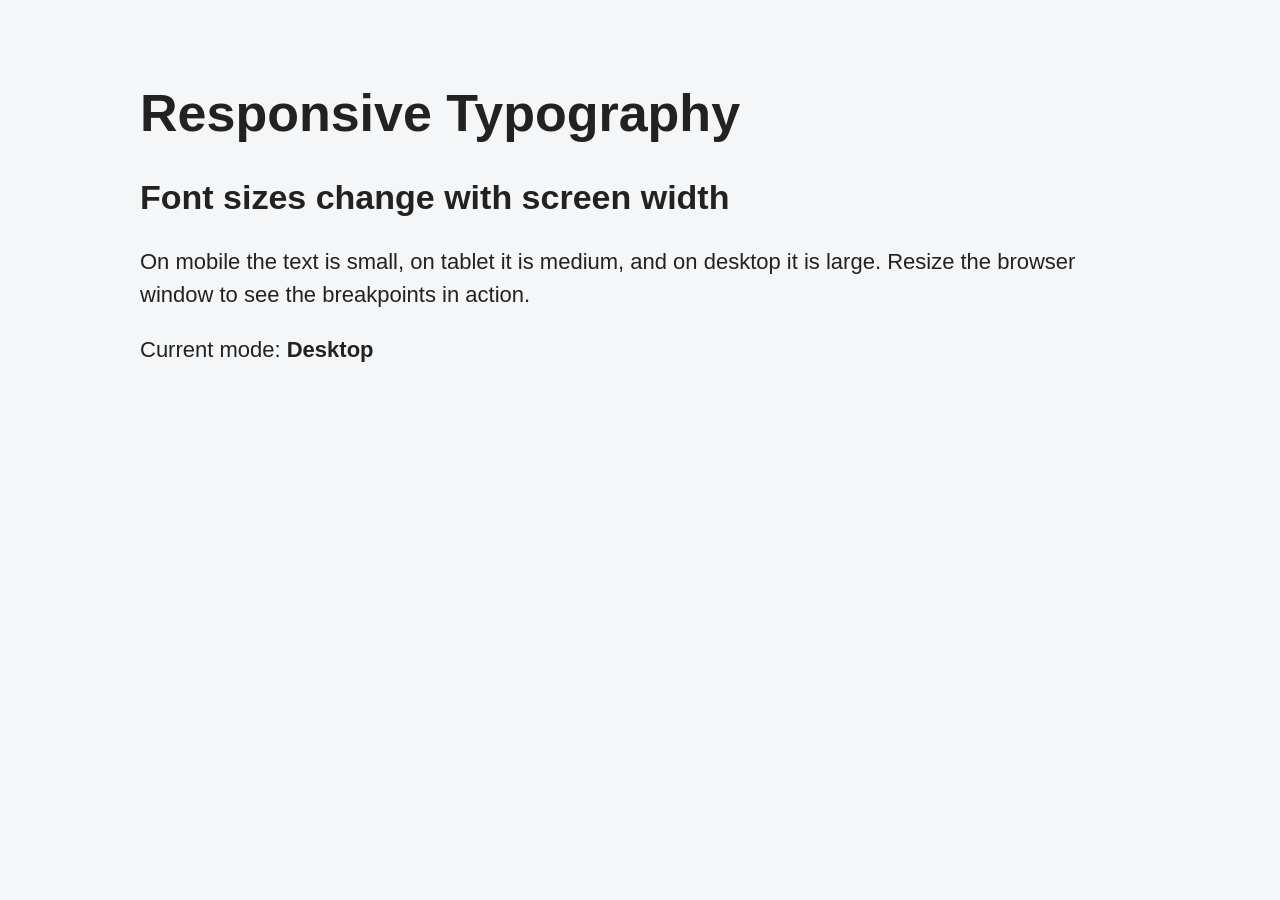
<file: task0/index.html>
<!DOCTYPE html>
<html lang="en">
<head>
    <meta charset="UTF-8">
    <meta name="viewport" content="width=device-width, initial-scale=1.0">
    <title>Task 0 - Responsive Typography</title>
    <link rel="stylesheet" href="style.css">
</head>
<body>
<main class="container">
    <h1>Responsive Typography</h1>
    <h2>Font sizes change with screen width</h2>
    <p>
        On mobile the text is small, on tablet it is medium, and on desktop it is large.
        Resize the browser window to see the breakpoints in action.
    </p>
    <p class="note">Current mode: <span class="mode"></span></p>
</main>
</body>
</html>
</file>
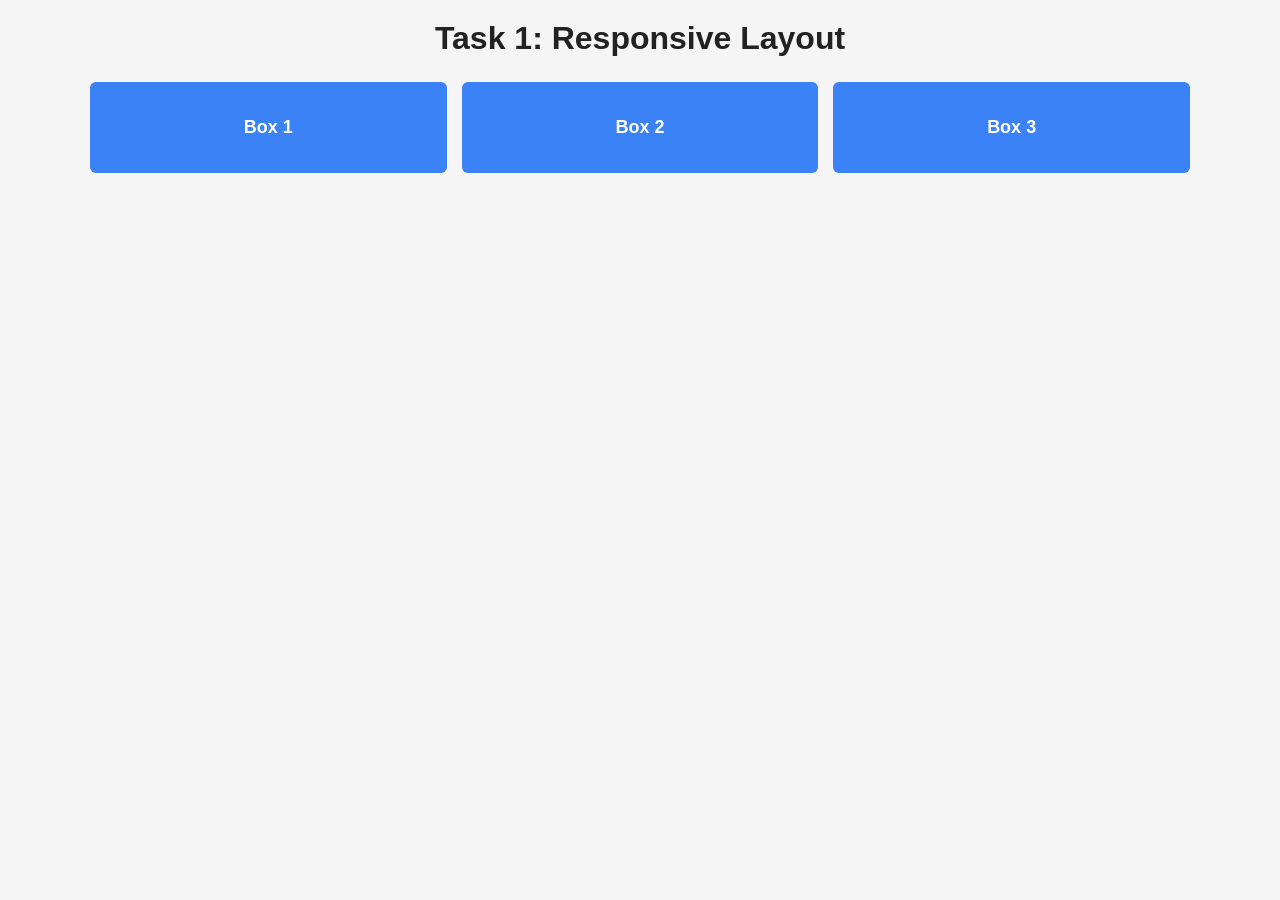
<file: task1/index.html>
<!DOCTYPE html>
<html lang="en">
<head>
    <meta charset="UTF-8">
    <meta name="viewport" content="width=device-width, initial-scale=1.0">
    <title>Task 1 - Media Queries Layout</title>
    <link rel="stylesheet" href="style.css">
</head>
<body>
<div class="container">
    <h1>Task 1: Responsive Layout</h1>
    <div class="box-wrapper">
        <div class="box">Box 1</div>
        <div class="box">Box 2</div>
        <div class="box">Box 3</div>
    </div>
</div>
</body>
</html>
</file>
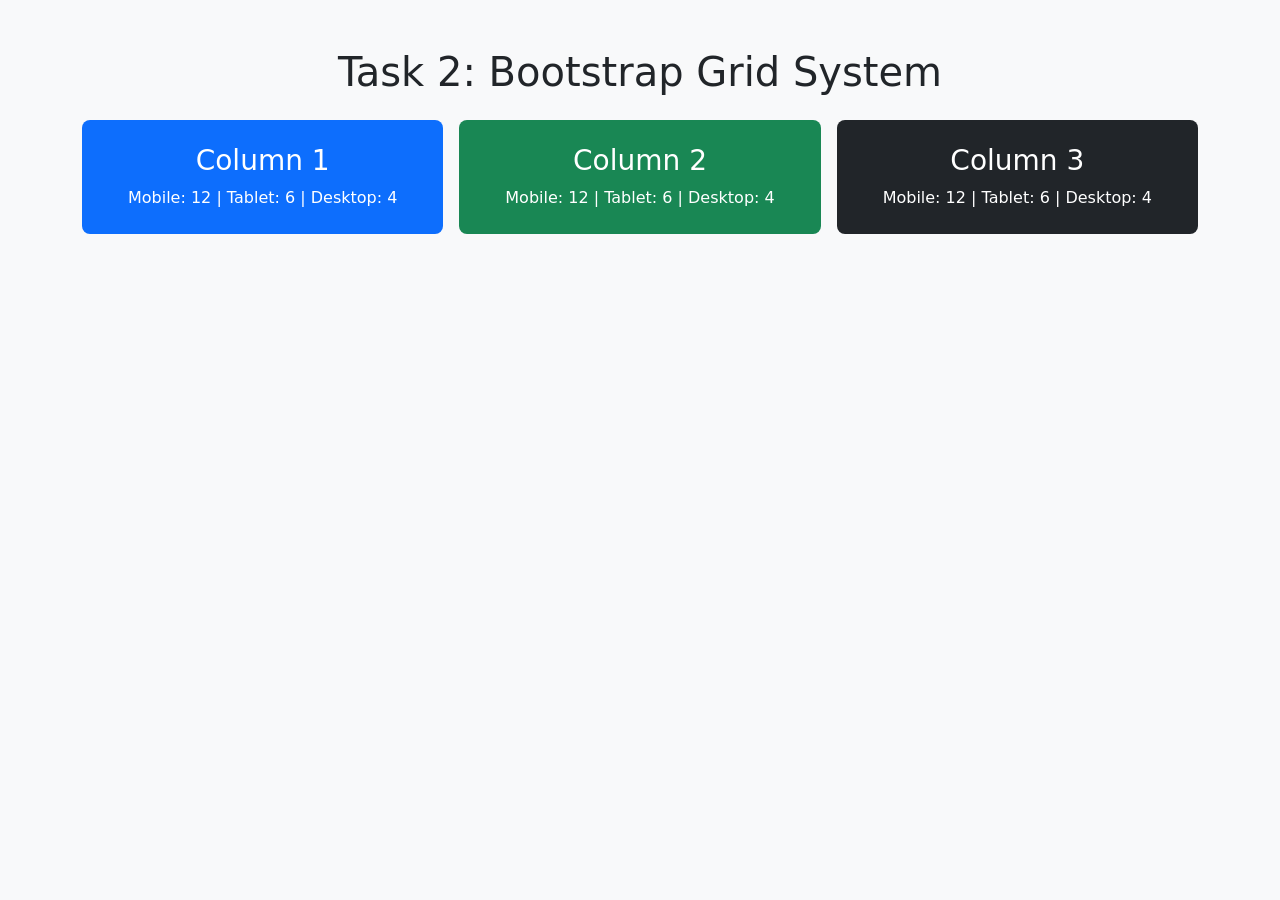
<file: task2/index.html>
<!DOCTYPE html>
<html lang="en">
<head>
    <meta charset="UTF-8">
    <meta name="viewport" content="width=device-width, initial-scale=1.0">
    <title>Task 2 - Bootstrap Grid</title>
    <link href="https://cdn.jsdelivr.net/npm/bootstrap@5.3.3/dist/css/bootstrap.min.css" rel="stylesheet">
    <link rel="stylesheet" href="style.css">
</head>
<body>
<div class="container my-5">
    <h1 class="text-center mb-4">Task 2: Bootstrap Grid System</h1>

    <div class="row g-3">
        <div class="col-12 col-md-6 col-lg-4">
            <div class="card p-4 text-center text-white bg-primary">
                <h3>Column 1</h3>
                <p class="m-0">Mobile: 12 | Tablet: 6 | Desktop: 4</p>
            </div>
        </div>
        <div class="col-12 col-md-6 col-lg-4">
            <div class="card p-4 text-center text-white bg-success">
                <h3>Column 2</h3>
                <p class="m-0">Mobile: 12 | Tablet: 6 | Desktop: 4</p>
            </div>
        </div>
        <div class="col-12 col-md-6 col-lg-4">
            <div class="card p-4 text-center text-white bg-dark">
                <h3>Column 3</h3>
                <p class="m-0">Mobile: 12 | Tablet: 6 | Desktop: 4</p>
            </div>
        </div>
    </div>
</div>

<script src="https://cdn.jsdelivr.net/npm/bootstrap@5.3.3/dist/js/bootstrap.bundle.min.js"></script>
</body>
</html>
</file>
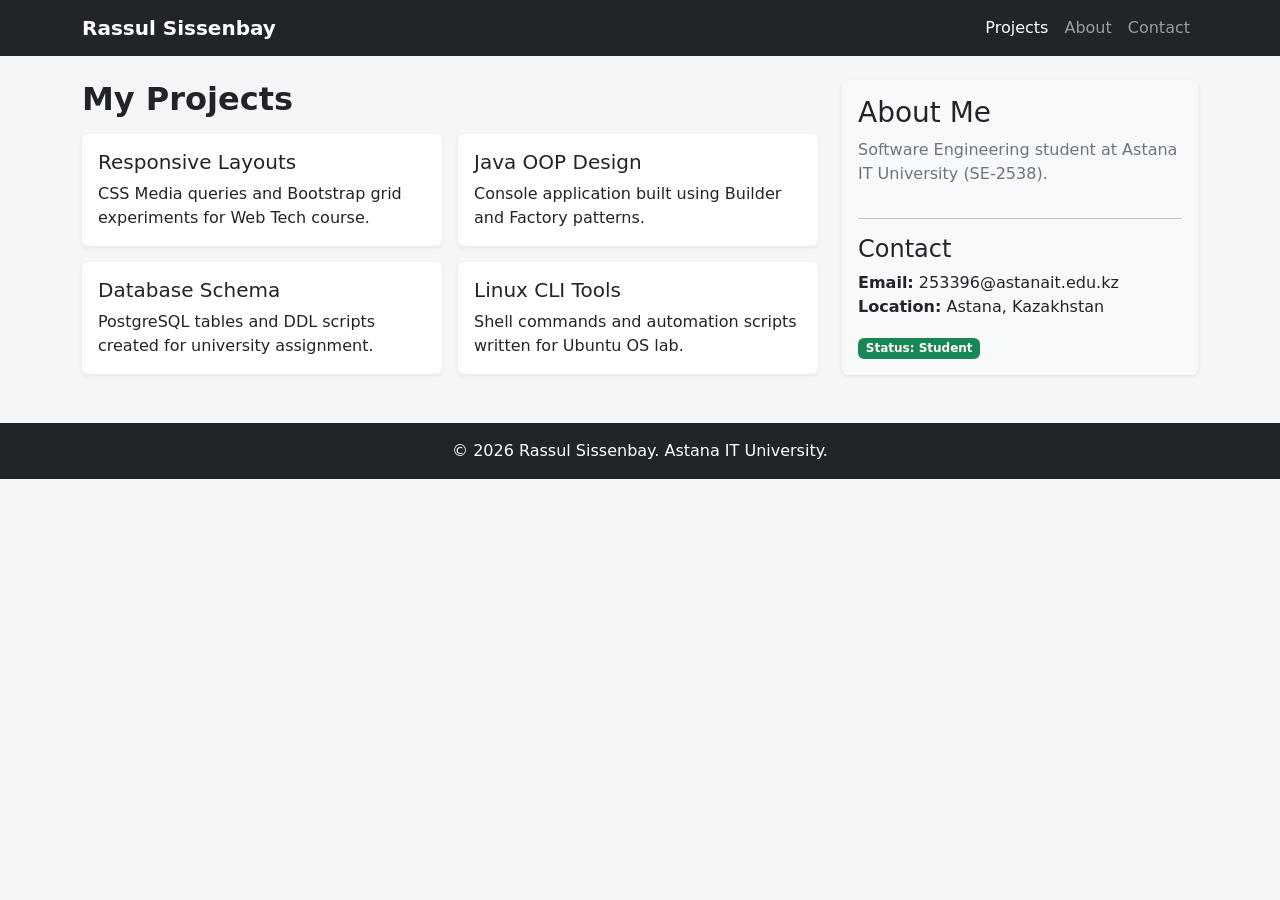
<file: task4/index.html>
<!DOCTYPE html>
<html lang="en">
<head>
    <meta charset="UTF-8">
    <meta name="viewport" content="width=device-width, initial-scale=1.0">
    <title>Task 4 - Portfolio</title>
    <link href="https://cdn.jsdelivr.net/npm/bootstrap@5.3.3/dist/css/bootstrap.min.css" rel="stylesheet">
    <link rel="stylesheet" href="style.css">
</head>
<body>

<!-- Header / Navbar -->
<header>
    <nav class="navbar navbar-expand-lg navbar-dark bg-dark">
        <div class="container">
            <a class="navbar-brand fw-bold" href="#">Rassul Sissenbay</a>
            <button class="navbar-toggler" type="button" data-bs-toggle="collapse" data-bs-target="#portfolioNav">
                <span class="navbar-toggler-icon"></span>
            </button>
            <div class="collapse navbar-collapse" id="portfolioNav">
                <ul class="navbar-nav ms-auto">
                    <li class="nav-item"><a class="nav-link active" href="#projects">Projects</a></li>
                    <li class="nav-item"><a class="nav-link" href="#about">About</a></li>
                    <li class="nav-item"><a class="nav-link" href="#contact">Contact</a></li>
                </ul>
            </div>
        </div>
    </nav>
</header>

<!-- Main Content -->
<main class="container my-4">
    <div class="row g-4">

        <!-- Projects Section -->
        <section class="col-12 col-lg-8" id="projects">
            <h2 class="section-title mb-3">My Projects</h2>
            <div class="row g-3">
                <div class="col-12 col-md-6">
                    <div class="card h-100 shadow-sm border-0">
                        <div class="card-body">
                            <h5 class="card-title">Responsive Layouts</h5>
                            <p class="card-text">CSS Media queries and Bootstrap grid experiments for Web Tech
                                course.</p>
                        </div>
                    </div>
                </div>
                <div class="col-12 col-md-6">
                    <div class="card h-100 shadow-sm border-0">
                        <div class="card-body">
                            <h5 class="card-title">Java OOP Design</h5>
                            <p class="card-text">Console application built using Builder and Factory patterns.</p>
                        </div>
                    </div>
                </div>
                <div class="col-12 col-md-6">
                    <div class="card h-100 shadow-sm border-0">
                        <div class="card-body">
                            <h5 class="card-title">Database Schema</h5>
                            <p class="card-text">PostgreSQL tables and DDL scripts created for university
                                assignment.</p>
                        </div>
                    </div>
                </div>
                <div class="col-12 col-md-6">
                    <div class="card h-100 shadow-sm border-0">
                        <div class="card-body">
                            <h5 class="card-title">Linux CLI Tools</h5>
                            <p class="card-text">Shell commands and automation scripts written for Ubuntu OS lab.</p>
                        </div>
                    </div>
                </div>
            </div>
        </section>

        <!-- Sidebar -->
        <aside class="col-12 col-lg-4" id="about">
            <div class="card p-3 shadow-sm border-0 bg-light">
                <h3>About Me</h3>
                <p class="text-secondary">Software Engineering student at Astana IT University (SE-2538).</p>
                <hr>
                <div id="contact">
                    <h4>Contact</h4>
                    <p class="m-0"><strong>Email:</strong> 253396@astanait.edu.kz</p>
                    <p class="m-0"><strong>Location:</strong> Astana, Kazakhstan</p>
                </div>
                <div class="desktop-only-info mt-3">
                    <span class="badge bg-success">Status: Student</span>
                </div>
            </div>
        </aside>

    </div>
</main>

<!-- Footer -->
<footer class="bg-dark text-white text-center py-3 mt-5">
    <p class="m-0">&copy; 2026 Rassul Sissenbay. Astana IT University.</p>
</footer>

<script src="https://cdn.jsdelivr.net/npm/bootstrap@5.3.3/dist/js/bootstrap.bundle.min.js"></script>
</body>
</html>
</file>
<file: task0/style.css>
/* Mobile first: default styles are for mobile (< 768px) */
body {
    font-family: Arial, sans-serif;
    margin: 0;
    background: #f4f6f8;
    color: #222;
}
.container { padding: 16px; }
h1 { font-size: 24px; }
h2 { font-size: 18px; }
p  { font-size: 14px; line-height: 1.5; }
.mode::after { content: "Mobile"; font-weight: bold; }

/* Tablet: 768px - 1199px */
@media (min-width: 768px) {
    .container { padding: 32px; }
    h1 { font-size: 36px; }
    h2 { font-size: 26px; }
    p  { font-size: 18px; }
    .mode::after { content: "Tablet"; }
}

/* Desktop: 1200px and up */
@media (min-width: 1200px) {
    .container { max-width: 1000px; margin: 0 auto; padding: 48px; }
    h1 { font-size: 52px; }
    h2 { font-size: 34px; }
    p  { font-size: 22px; }
    .mode::after { content: "Desktop"; }
}
</file>
<file: task1/style.css>
* {
    box-sizing: border-box;
    margin: 0;
    padding: 0;
}

body {
    font-family: Arial, sans-serif;
    background-color: #f5f5f5;
    padding: 20px;
}

.container {
    max-width: 1100px;
    margin: 0 auto;
}

h1 {
    text-align: center;
    margin-bottom: 25px;
    color: #222;
}

/* Mobile: Stack boxes vertically */
.box-wrapper {
    display: flex;
    flex-direction: column;
    gap: 15px;
}

.box {
    background-color: #3b82f6;
    color: white;
    padding: 35px 20px;
    text-align: center;
    font-size: 18px;
    font-weight: bold;
    border-radius: 6px;
}

/* Tablet: 2 boxes in row 1, 1 box in row 2 */
@media (min-width: 768px) {
    .box-wrapper {
        flex-direction: row;
        flex-wrap: wrap;
    }

    .box {
        width: calc(50% - 8px);
    }
}

/* Desktop: All 3 boxes in a single row */
@media (min-width: 1024px) {
    .box {
        width: calc(33.333% - 10px);
    }
}
</file>
<file: task2/style.css>
body {
    background-color: #f8f9fa;
}

.card {
    border: none;
    border-radius: 8px;
}
</file>
<file: task4/style.css>
body {
    background-color: #f4f6f8;
}

.section-title {
    font-size: 1.5rem;
    font-weight: 600;
}

/* Mobile Default */
.desktop-only-info {
    display: none;
}

/* Tablet Breakpoint */
@media (min-width: 768px) {
    .section-title {
        font-size: 1.8rem;
    }
}

/* Desktop Breakpoint */
@media (min-width: 992px) {
    .section-title {
        font-size: 2rem;
    }

    .desktop-only-info {
        display: block;
    }
}
</file>
